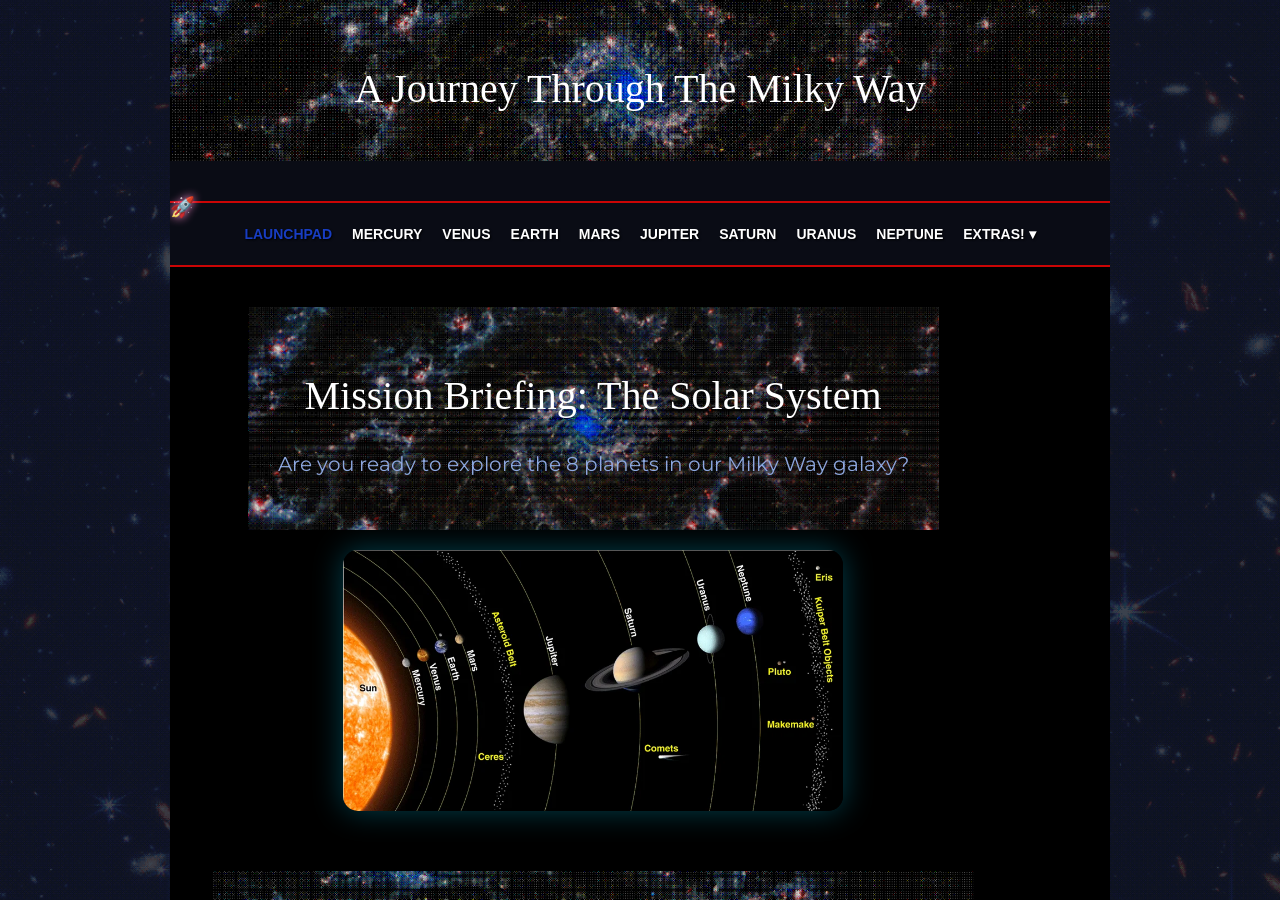
<file: index.html>
<!DOCTYPE html>
<html lang="en">
<head>
    <meta charset="UTF-8">
    <meta name="viewport" content="width=device-width, initial-scale=1.0">
    <title>Launchpad | Solar System Mission</title>
    <link rel="stylesheet" href="styles.css">
    <head>
    <link rel="preconnect" href="https://fonts.googleapis.com">
    <link rel="preconnect" href="https://fonts.gstatic.com" crossorigin>
    <link href="https://fonts.googleapis.com/css2?family=IM+Fell+Great+Primer:ital@0;1&family=Montserrat:ital,wght@0,100..900;1,100..900&display=swap" rel="stylesheet">
</head>
</head>
<body>

     <div class="wrapper">
   <header>
    <div class="logo"> 
      <h1><a></a>A Journey Through The Milky Way</a></h1>
      <link rel="stylesheet" href="styles.css">
    </div>
   </header> 

    <body class="hero-background">
    <nav class="mission-control">
        </nav>
    </body>

    
<nav class="mission-control">
    <div class="flight-path-container">
        <div class="stars-line" style="width: 0%;"></div>
        <div class="rocket-icon" style="left: 0%;">🚀</div>
    </div>
    
    <ul class="nav-links">
        <li><a href="index.html" class="nav-item active">Launchpad</a></li>
        <li><a href="mercury.html" class="nav-item">Mercury</a></li>
        <li><a href="venus.html" class="nav-item">Venus</a></li>
        <li><a href="earth.html" class="nav-item">Earth</a></li>
        <li><a href="mars.html" class="nav-item">Mars</a></li>
        <li><a href="jupiter.html" class="nav-item">Jupiter</a></li>
        <li><a href="saturn.html" class="nav-item">Saturn</a></li>
        <li><a href="uranus.html" class="nav-item">Uranus</a></li>
        <li><a href="neptune.html" class="nav-item">Neptune</a></li>
        
        <li class="dropdown-container">
            <a href="#" class="nav-item">Extras! ▾</a>
            <ul class="dropdown-menu">
                <li><a href="about.html">About Me</a></li>
                <li><a href="complete.html">Mission Complete Badge!</a></li>
                <li><a href="mercury.html">Mercury</a></li>
                <li><a href="venus.html">Venus</a></li>
                <li><a href="earth.html">Earth</a></li>
                <li><a href="mars.html">Mars</a></li>
                <li><a href="jupiter.html">Jupiter</a></li>
                <li><a href="saturn.html">Saturn</a></li>
                <li><a href="uranus.html">Uranus</a></li>
                <li><a href="neptune.html">Neptune</a></li>
            </ul>
        </li>
    </ul>
</nav>

    <div class="container">
        <header style="text-align: center;">
            <h1>Mission Briefing: The Solar System</h1>
            <p> Are you ready to explore the 8 planets in our Milky Way galaxy?</p>
        </header>

        <img src="full-solar-system.webp" alt="Solar System" class="hero-img" style="width: 500px;">

 <div class="container">
        <header style="text-align: center;">
            <h1>Introduction</h1>
            <p>Our solar system is located inside the Milky Way, a spiral galaxy with a sun, eight planets, five dwarf planets, hundreds of moons and even thousands of asteroids and comets! Now you’re probably wondering... what is a planet? The word dates back to the ancient Greek word planēt, which means “wanderer.” A modern definition can be found in the Merriam-Webster dictionary, which defines a planet as “any of the large bodies that revolve around the Sun in the solar system.” Please read on to learn more!</p>
        </header>

        <div class="quick-facts">
            <div class="fact-box"><h3>Origin</h3><p>Formed 4.6 billion years ago from a solar nebula.</p></div>
            <div class="fact-box"><h3>Structure</h3><p>Includes 4 inner and 4 outer planets.</p></div>
            <div class="fact-box"><h3>Home</h3><p>Located in the Milky Way galaxy!</p></div>
        </div>

        <section>
            <h2>The Mission Goal</h2>
            <p>I want this website to feel like a journey through the galaxy. The rocket ship moves along the progress bar as you progress through each page. The goal is to spark curiosity about astronomy and learn something new about space!</p>
        </section>
    </div>

    <section class="mission-rhyme" style="text-align: center; margin: 40px auto; max-width: 700px;">
    <h2>The Planet Rhyme Song</h2>
    <div>
        <p>
            <span class="rhyme-line"><strong>Hot, hot Venus</strong> is the second one,</span><br>
            <span class="rhyme-line"><strong>Earth</strong> comes third: it’s not too hot,</span><br>
            <span class="rhyme-line"><strong>Freezing Mars</strong> awaits an astronaut,</span><br>
            <span class="rhyme-line"><strong>Jupiter</strong> is bigger than all the rest,</span><br>
            <span class="rhyme-line">Sixth comes <strong>Saturn</strong>, its rings look best,</span><br>
            <span class="rhyme-line"><strong>Uranus</strong> sideways falls,</span><br>
            <span class="rhyme-line">And along with <strong>Neptune</strong>,</span><br>
            <span class="rhyme-line">They are big gas balls.</span>
        </p>
    
           <a href="https://www.Nasa.gov"><button class="submit-btn">All information on this site was sourced from NASA. Click here to vist!</button></a>
           <a href="https://science.nasa.gov/solar-system/"><button class="submit-btn">Click here to view the Rhyme song!</button></a>
        
    </div>
</section>
<footer>
        <p>Samantha Ortiz</p>
    </footer>
</body>
</html>
</file>
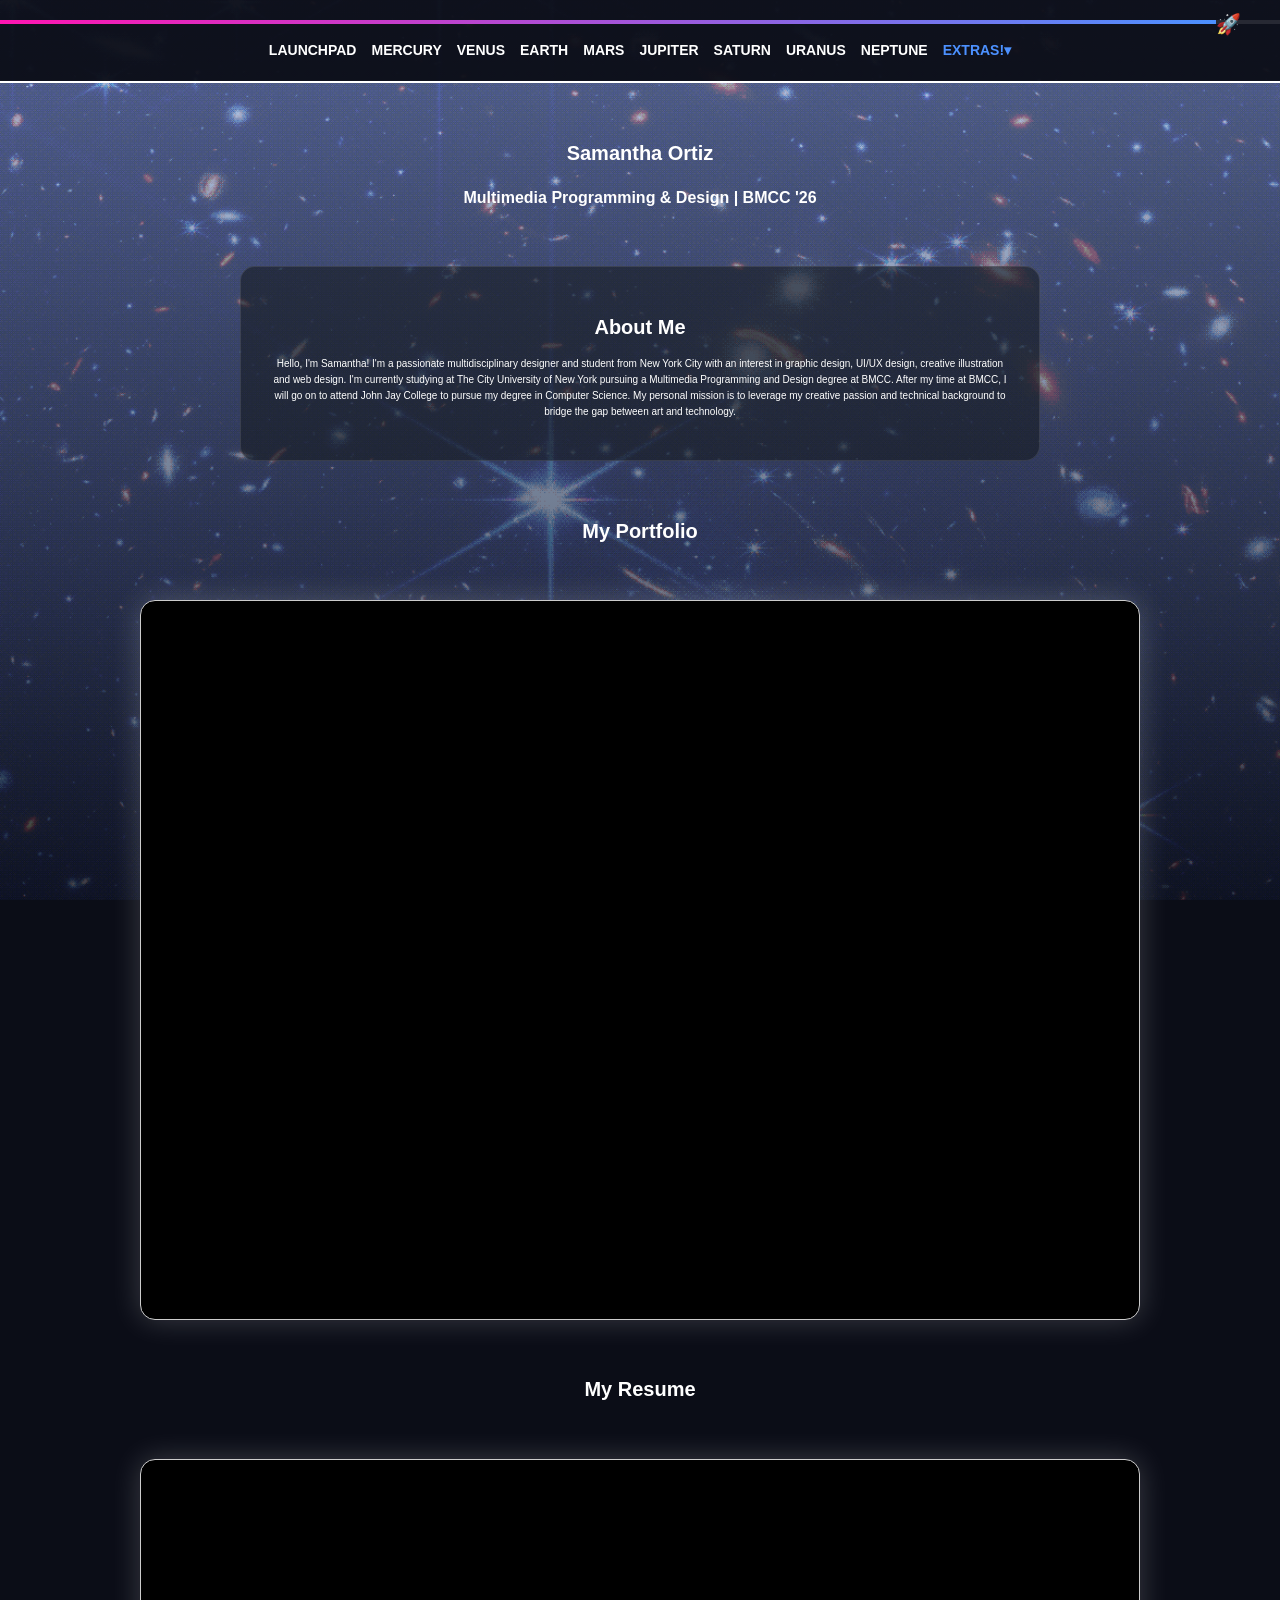
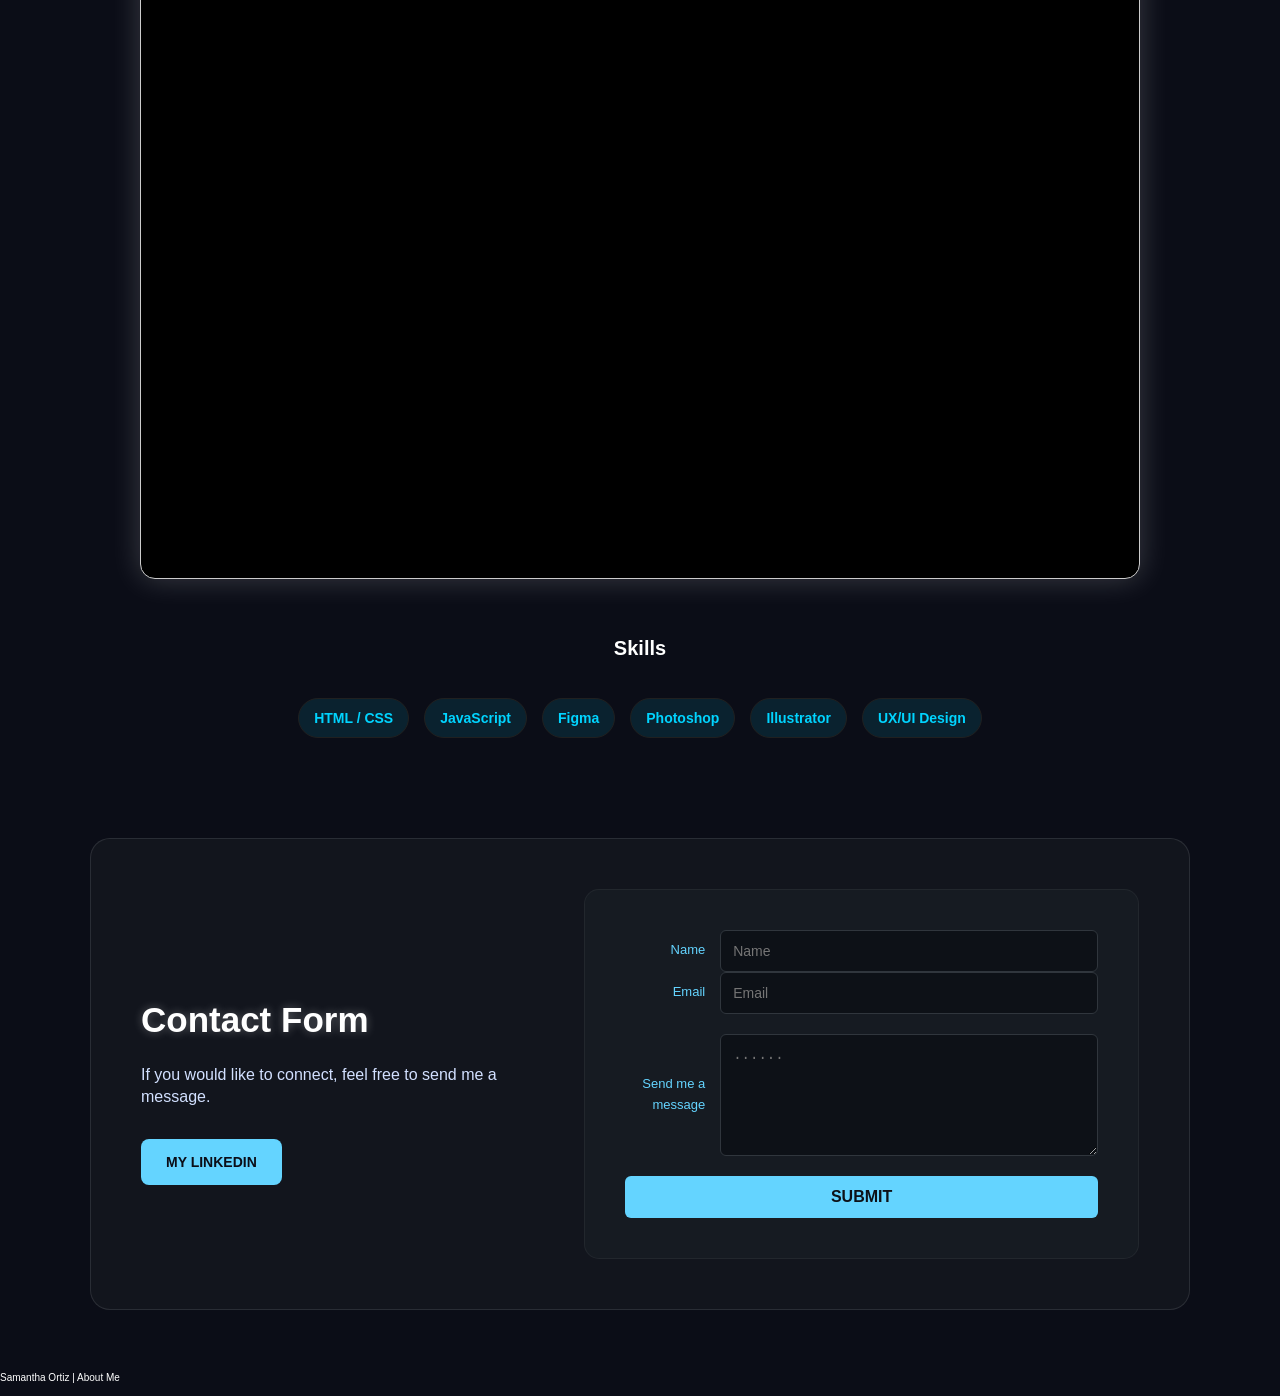
<file: about.html>
<!DOCTYPE html>
<html lang="en">
<head>
    <meta charset="UTF-8">
    <meta name="viewport" content="width=device-width, initial-scale=1.0">
    <title>About Samantha | Mission Specialist</title>
    <link rel="stylesheet" href="aboutstyle.css">
</head>
<body class="hero-background">

    <nav class="mission-control">
        <div class="flight-path-container">
            <div class="stars-line" style="width: 95%;"></div>
            <div class="rocket-icon" style="left: 95%;">🚀</div>
        </div>
        
        <ul class="nav-links">
            <li><a href="index.html" class="nav-item">Launchpad</a></li>
            <li><a href="mercury.html" class="nav-item">Mercury</a></li>
            <li><a href="venus.html" class="nav-item">Venus</a></li>
            <li><a href="earth.html" class="nav-item">Earth</a></li>
            <li><a href="mars.html" class="nav-item">Mars</a></li>
            <li><a href="jupiter.html" class="nav-item">Jupiter</a></li>
            <li><a href="saturn.html" class="nav-item">Saturn</a></li>
            <li><a href="uranus.html" class="nav-item">Uranus</a></li>
            <li><a href="neptune.html" class="nav-item">Neptune</a></li>
            
            <li class="dropdown-container">
                <a href="#" class="nav-item active">Extras!▾</a>
                <ul class="dropdown-menu">
                    <li><a href="about.html">About Me</a></li>
                    <li><a href="complete.html">Mission Complete Badge!</a></li>
                </ul>
            </li>
        </ul>
    </nav>
    <div class="container">
        <header class="about-header">
            <h1>Samantha Ortiz</h1>
            <p class="specialist-tag">Multimedia Programming & Design | BMCC '26</p>
        </header>

        <div class="profile-text">
            <h1>About Me</h1>
            <p>Hello, I'm Samantha! I'm a passionate multidisciplinary designer and student from New York City with an interest in graphic design, UI/UX design, creative illustration and web design. I'm currently studying at The City University of New York pursuing a Multimedia Programming and Design degree at BMCC. After my time at BMCC, I will go on to attend John Jay College to pursue my degree in Computer Science. My personal mission is to leverage my creative passion and technical background to bridge the gap between art and technology.</p>
        </div>

        <h1>My Portfolio</h1>
        <div class="portfolio-frame-container">
            <iframe src="https://samantharortiz.myportfolio.com" title="Samantha Ortiz Portfolio"></iframe>
        </div>

        <h1>My Resume</h1>
        <div class="portfolio-frame-container">
            <iframe src="SamanthaOrtiz_ 2025Resume.pdf" title="Samantha Ortiz Resume PDF"></iframe>
        </div>

        <h1>Skills</h1>
        <div class="skills-grid">
            <div class="skill-tag">HTML / CSS</div>
            <div class="skill-tag">JavaScript</div>
            <div class="skill-tag">Figma</div>
            <div class="skill-tag">Photoshop</div>
            <div class="skill-tag">Illustrator</div>
            <div class="skill-tag">UX/UI Design</div>
        </div>
    </div>

    <section class="signal-console">
        <div class="console-briefing">
            <h2>Contact Form</h2>
            <p class="console-subtitle">If you would like to connect, feel free to send me a message. </p>
            <a href="https://www.linkedin.com/in/samantha-ortiz-4886b5307" class="linkedin-link-btn" target="_blank">
                MY LINKEDIN
            </a>
        </div>

        <div class="console-interface">
            <form class="contact-form">
                <div class="input-row">
                    <div class="input-group">
                        <label for="name">Name</label>
                        <input type="text" id="name" name="name" placeholder="Name" required>
                    </div>
                    <div class="input-group">
                        <label for="email">Email</label>
                        <input type="email" id="email" name="email" placeholder="Email" required>
                    </div>
                </div>
                
                <div class="input-group">
                    <label for="message">Send me a message</label>
                    <textarea id="message" name="message" rows="6" placeholder="......" required></textarea>
                </div>
                
                <button type="submit" class="submit-btn">SUBMIT</button>
            </form>
        </div>
    </section>

    <footer class="about-footer">
        <p>Samantha Ortiz | About Me</p>
    </footer>

</body>
</html>
</file>
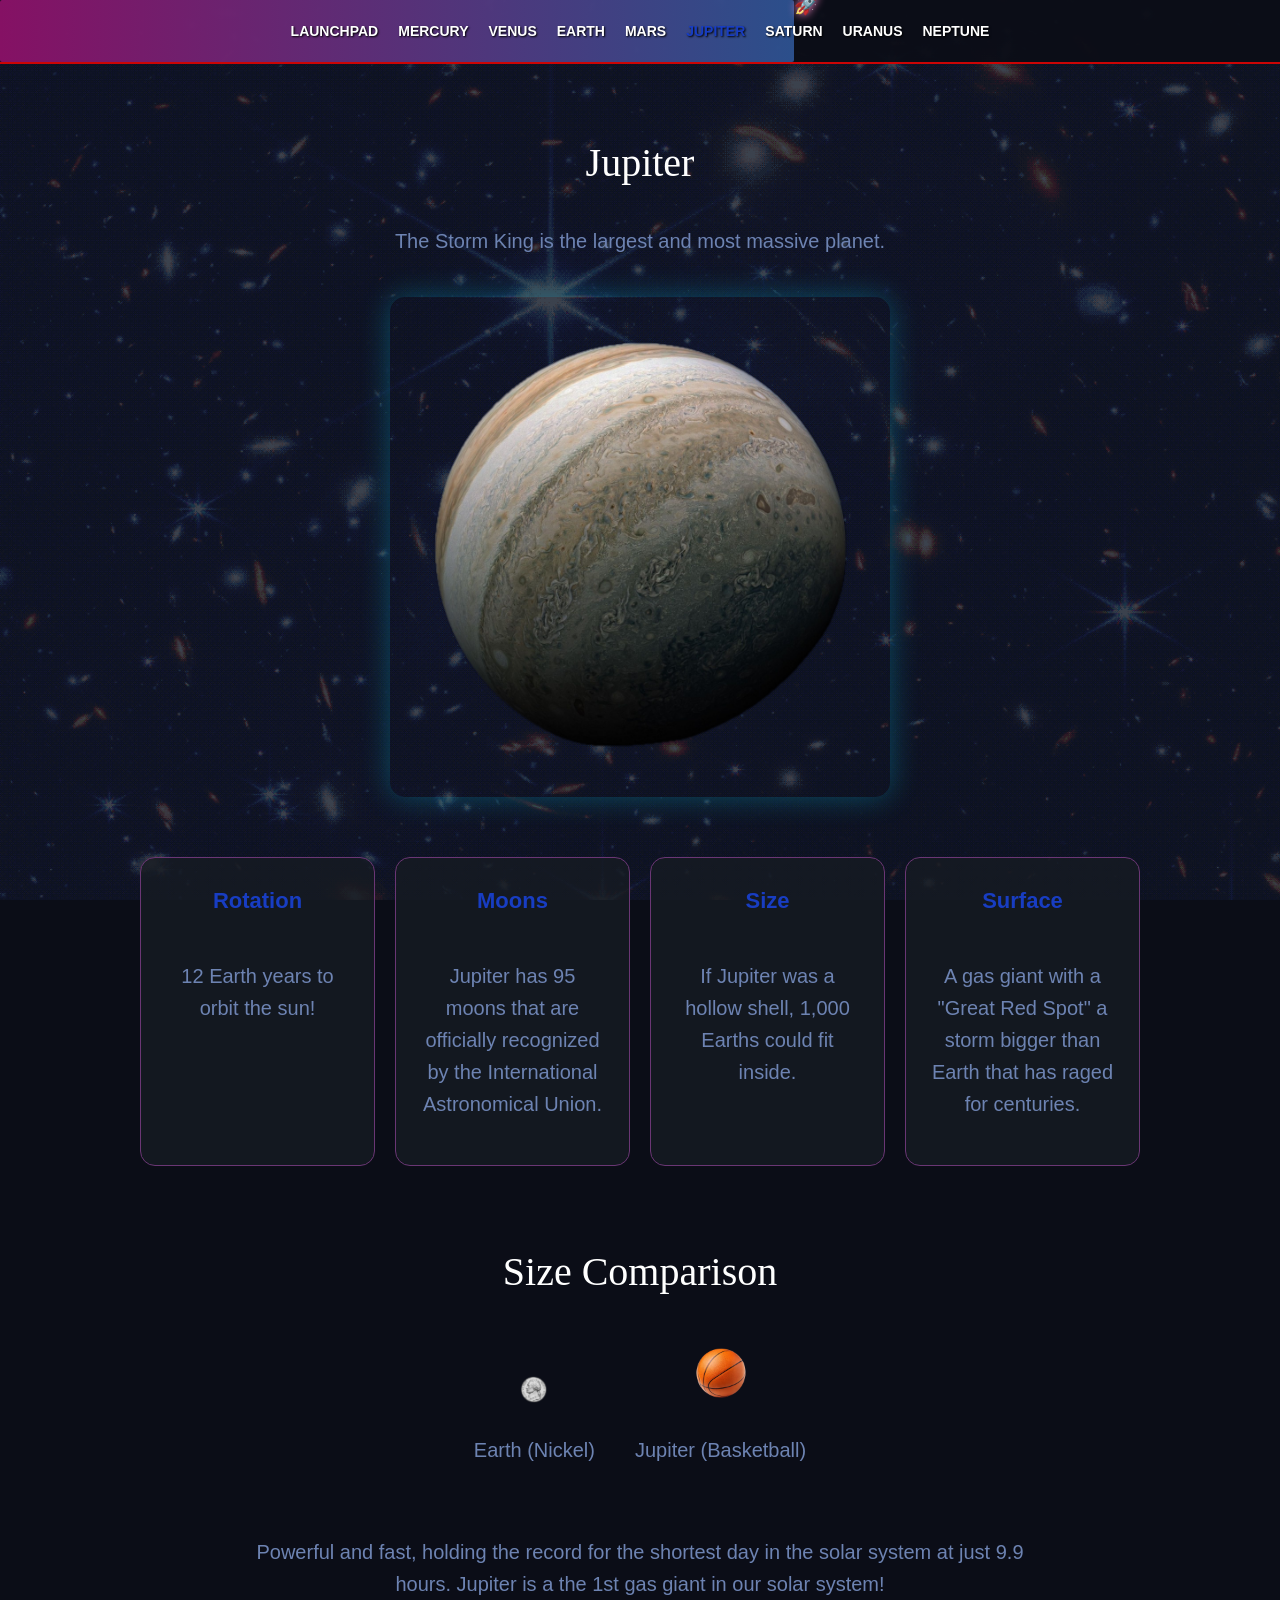
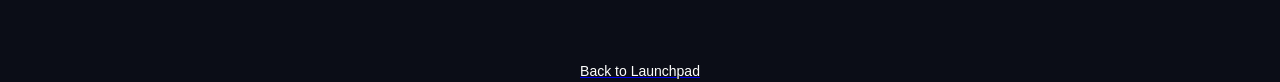
<file: jupiter.html>
<!DOCTYPE html>
<html lang="en">
<head>
    <meta charset="UTF-8">
    <meta name="viewport" content="width=device-width, initial-scale=1.0">
    <title>Jupiter| The Storm King</title>
    <link rel="stylesheet" href="styles.css">
</head>
<body>
    <nav class="mission-control">
        <div class="flight-path-container">
            <div class="stars-line" style="width: 62%;"></div>
            <div class="rocket-icon" style="left: 62%;">🚀</div>
        </div>
        <div class="nav-links">
            <a href="index.html" class="nav-item">Launchpad</a>
            <a href="mercury.html" class="nav-item">Mercury</a>
            <a href="venus.html" class="nav-item">Venus</a>
            <a href="earth.html" class="nav-item">Earth</a>
            <a href="mars.html" class="nav-item">Mars</a>
            <a href="jupiter.html" class="nav-item active">Jupiter</a>
            <a href="saturn.html" class="nav-item">Saturn</a>
            <a href="uranus.html" class="nav-item">Uranus</a>
            <a href="neptune.html" class="nav-item">Neptune</a>
        </div>
    </nav>

    <div class="container">
        <h1>Jupiter</h1>
        <p>The Storm King is the largest and most massive planet.</p>
        
        <img src="Jupiter.webp" class="hero-img" style="width: 500px;">

        <div class="quick-facts">
            <div class="fact-box"><h3>Rotation</h3><p>12 Earth years to orbit the sun!</p></div>
            <div class="fact-box"><h3>Moons</h3><p>Jupiter has 95 moons that are officially recognized by the International
Astronomical Union.</p></div>
            <div class="fact-box"><h3>Size</h3><p>If Jupiter was a hollow shell, 1,000 Earths could fit inside.</p></div>
            <div class="fact-box"><h3>Surface</h3><p>A gas giant with a "Great Red Spot" a storm bigger than Earth that has raged for centuries.</p></div>
        </div>
        <h2>Size Comparison</h2>
        <div class="scale-comparison-box">
            <div class="comparison-item">
                <img src="nickel.webp" style="width: 30px;">
                <p>Earth (Nickel)</p>
            </div>
            <div class="comparison-item">
                <img src="basketball.webp" style="width: 60px;">
                <p>Jupiter (Basketball)</p>
            </div>
        </div>

        <div class="discovery-container">
            <div class="discovery-card">
                <p>Powerful and fast, holding the record for the shortest day in the solar system at just 9.9 hours. Jupiter is a the 1st gas giant in our solar system!</p>
    
            </div>
        </div>
    </div>

<div class="discovery-container">
        <a href="index.html" class="restart-link">
                <span class="back-text">Back to Launchpad</span>
            </div>

</body>
</html>
</file>
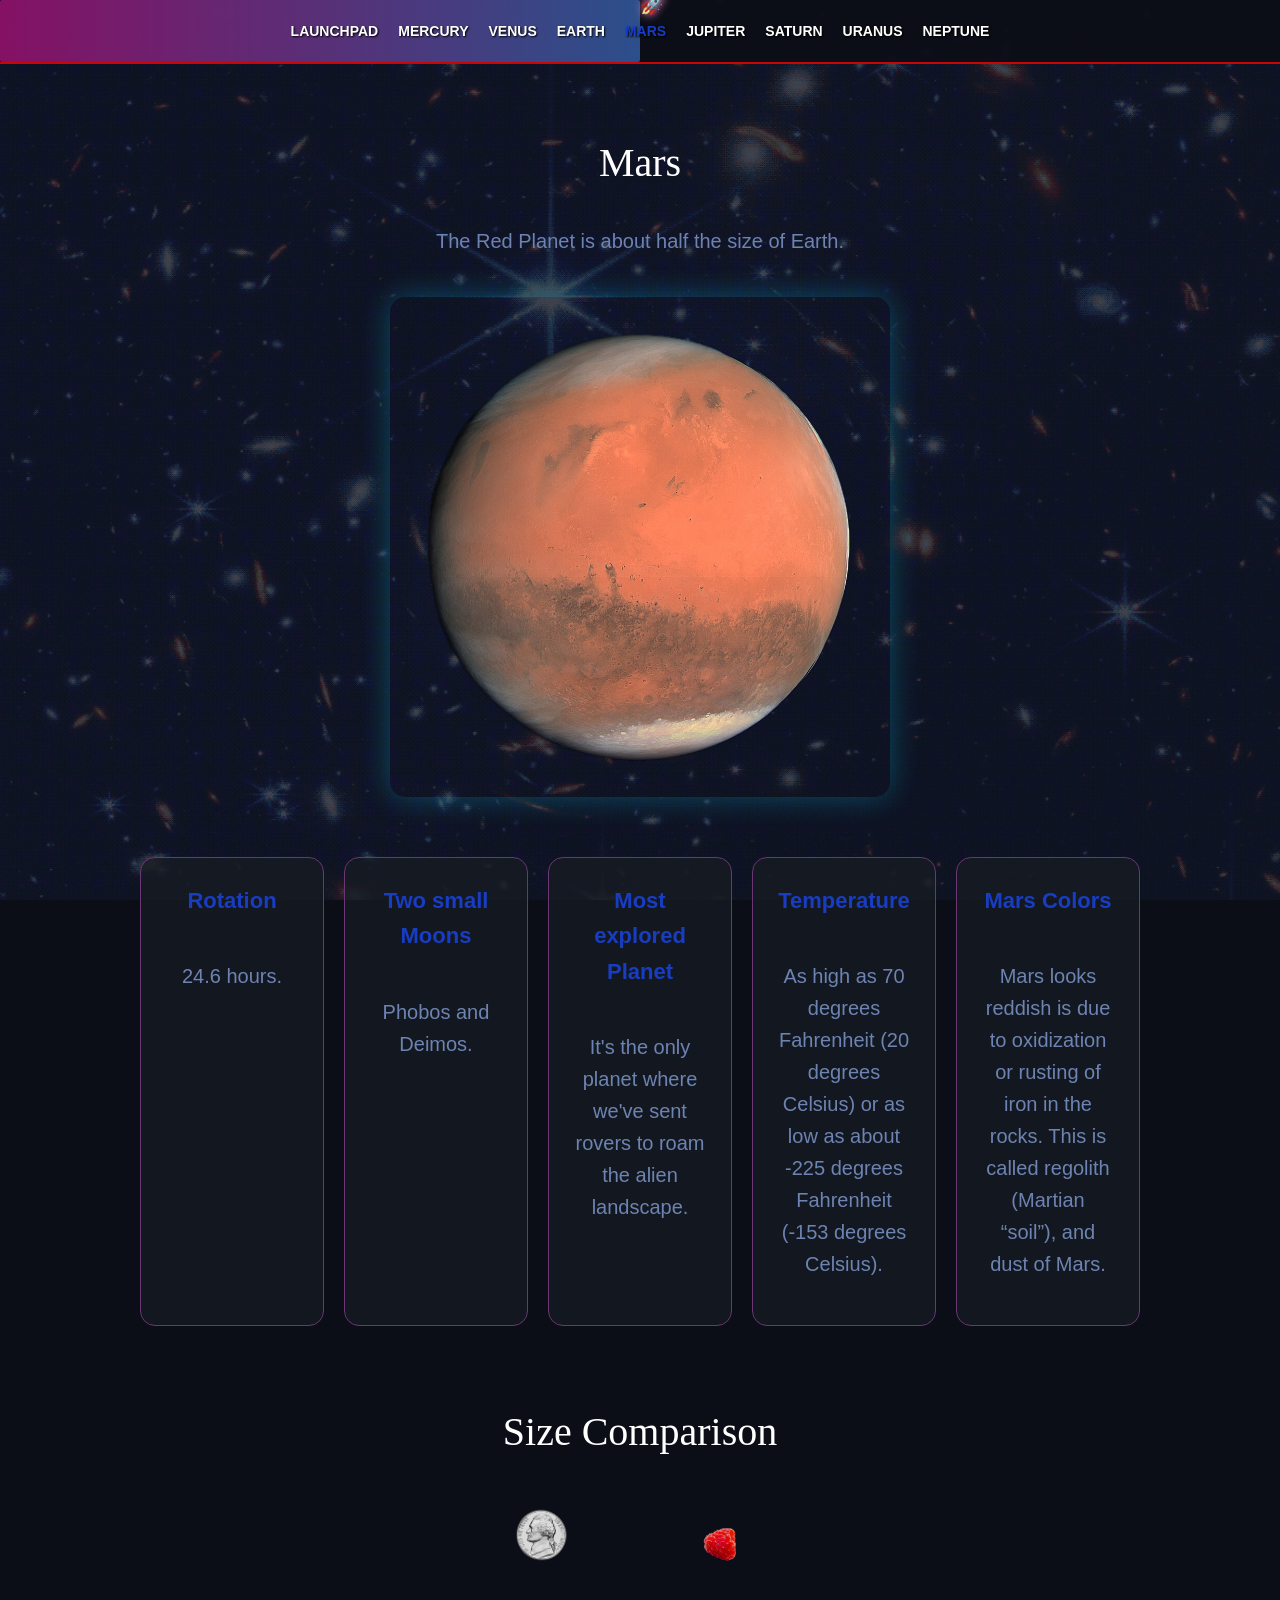
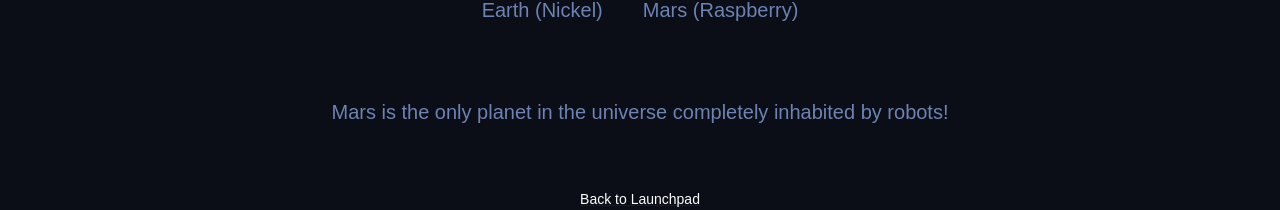
<file: mars.html>
<!DOCTYPE html>
<html lang="en">
<head>
    <meta charset="UTF-8">
    <meta name="viewport" content="width=device-width, initial-scale=1.0">
    <title>Mars | The Red Explorer</title>
    <link rel="stylesheet" href="styles.css">
</head>
<body>
    <nav class="mission-control">
        <div class="flight-path-container">
            <div class="stars-line" style="width: 50%;"></div>
            <div class="rocket-icon" style="left: 50%;">🚀</div>
        </div>
        <div class="nav-links">
            <a href="index.html" class="nav-item">Launchpad</a>
            <a href="mercury.html" class="nav-item">Mercury</a>
            <a href="venus.html" class="nav-item">Venus</a>
            <a href="earth.html" class="nav-item">Earth</a>
            <a href="mars.html" class="nav-item active">Mars</a>
            <a href="jupiter.html" class="nav-item">Jupiter</a>
            <a href="saturn.html" class="nav-item">Saturn</a>
            <a href="uranus.html" class="nav-item">Uranus</a>
            <a href="neptune.html" class="nav-item">Neptune</a>
        </div>
    </nav>

    <div class="container">
        <h1>Mars</h1>
        <p>The Red Planet is about half the size of Earth.</p>
        
        <img src="Mars.webp" class="hero-img" style="width: 500px;">

        <div class="quick-facts">
            <div class="fact-box"><h3>Rotation</h3><p>24.6 hours.</p></div>
            <div class="fact-box"><h3>Two small Moons</h3><p>Phobos and Deimos.</p></div>
            <div class="fact-box"><h3>Most explored Planet</h3><p>It's the only
             planet where we've sent rovers to roam the alien landscape.</p></div>
            <div class="fact-box"><h3>Temperature</h3><p>As high as 70 degrees Fahrenheit (20 degrees
Celsius) or as low as about -225 degrees Fahrenheit (-153 degrees Celsius).</p></div>
            <div class="fact-box"><h3>Mars Colors</h3><p>Mars looks reddish is due to oxidization or rusting of iron in the rocks. This is called regolith (Martian “soil”), and dust of Mars.</p></div>
        </div>
     <h2>Size Comparison</h2>
        <div class="scale-comparison-box">
            <div class="comparison-item">
                <img src="nickel.webp" style="width: 60px;">
                <p>Earth (Nickel)</p>
            </div>
            <div class="comparison-item">
                <img src="raspberry.webp" style="width: 40px;">
                <p>Mars (Raspberry)</p>
            </div>
        </div>

        <div class="discovery-container">
            <div class="discovery-card">
                <p>Mars is the only planet in the universe completely inhabited by robots!<p>
            </div>
        </div>
    </div>

    <div class="discovery-container">
        <a href="index.html" class="restart-link">
                <span class="back-text">Back to Launchpad</span>
            </div>

</body>
</html>
</file>
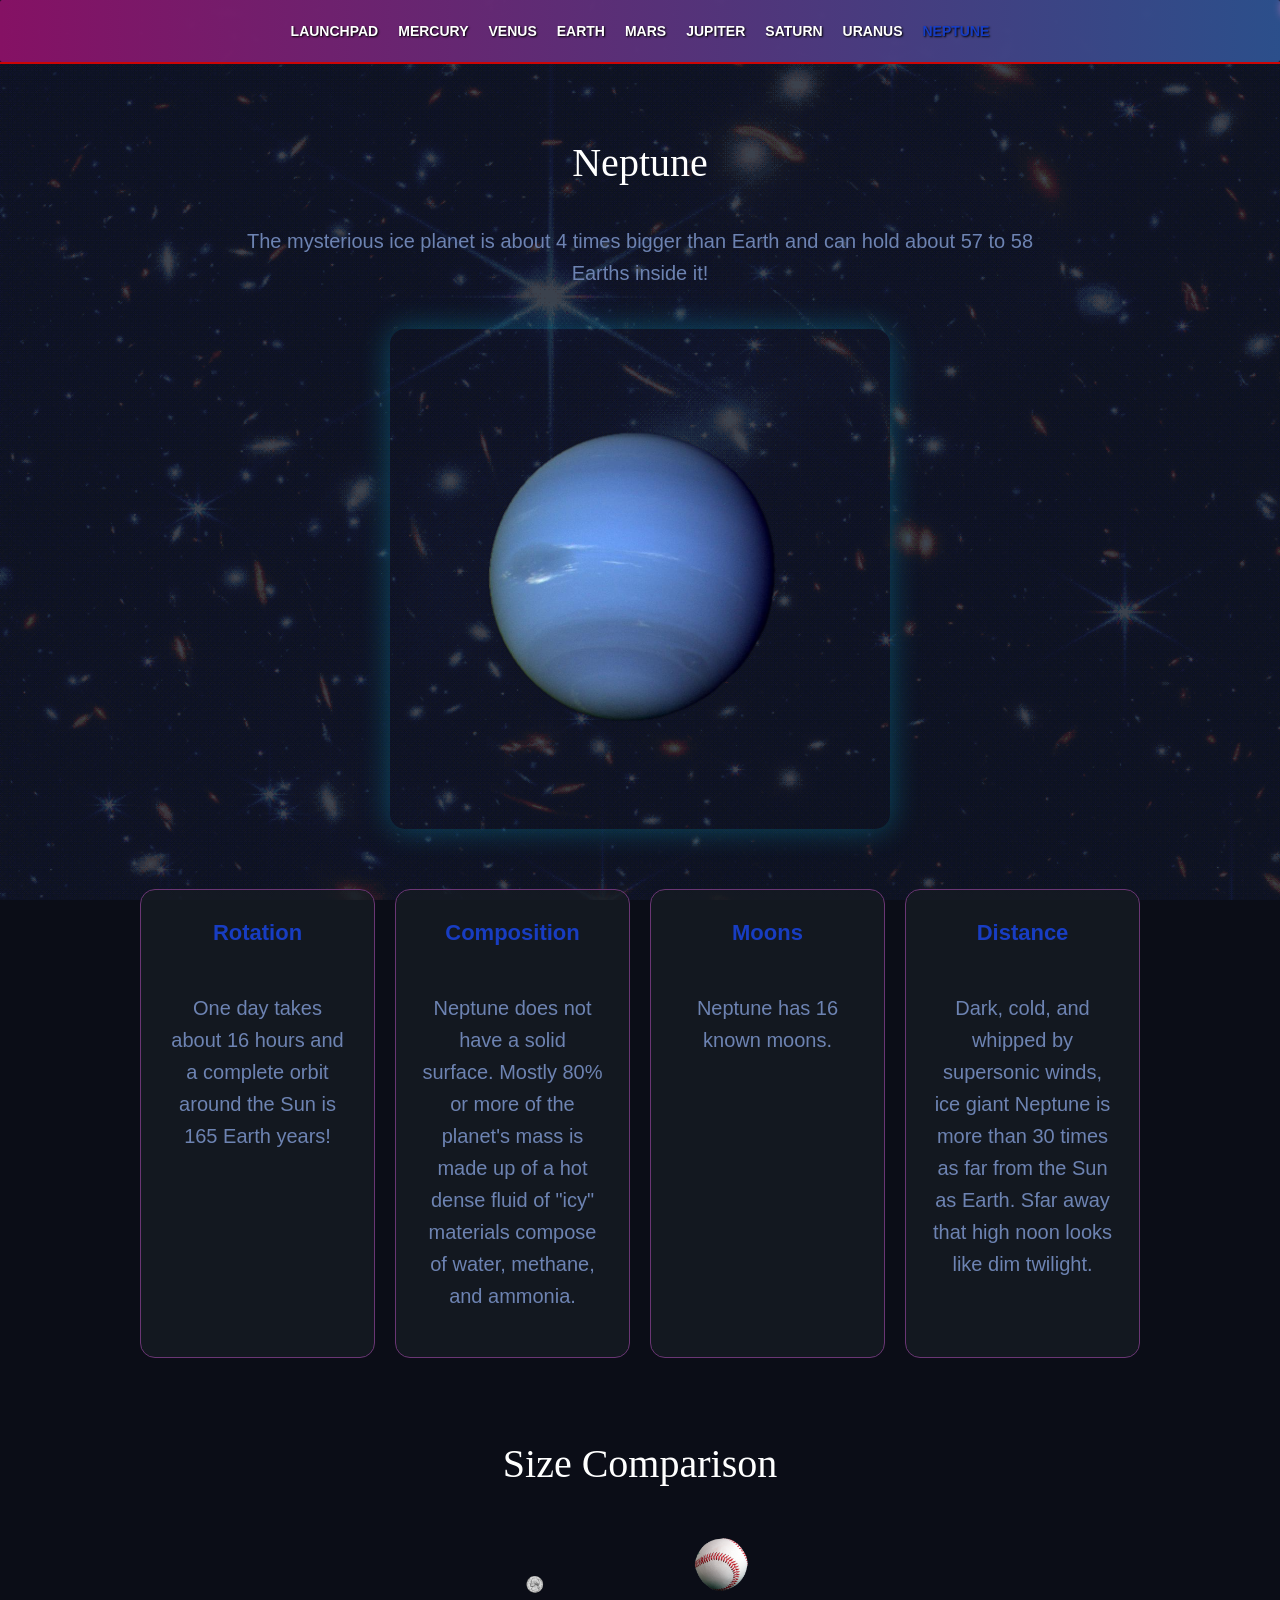
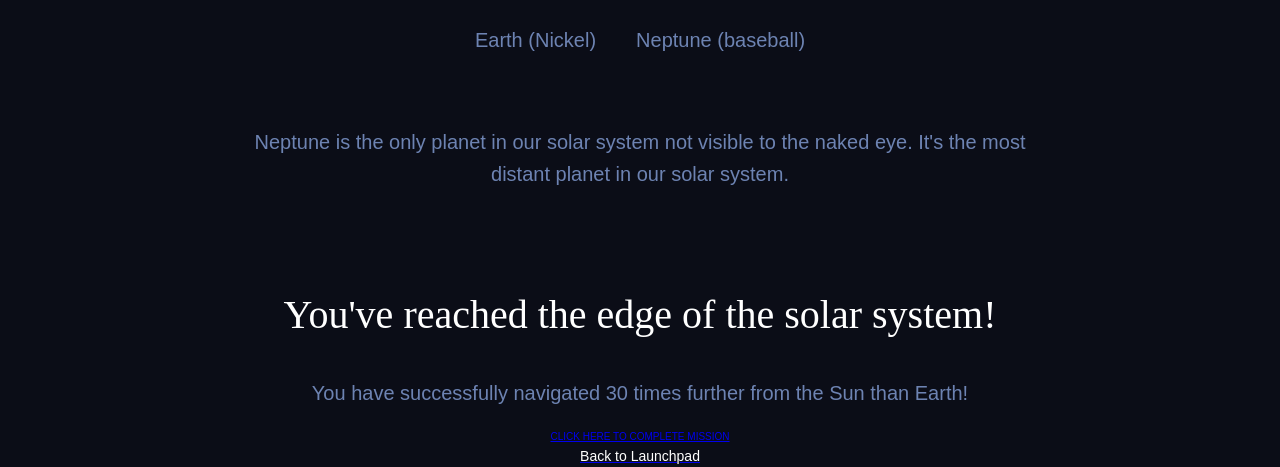
<file: neptune.html>
<!DOCTYPE html>
<html lang="en">
<head>
    <meta charset="UTF-8">
    <meta name="viewport" content="width=device-width, initial-scale=1.0">
    <title>Neptune | The Supersonic Voyager</title>
    <link rel="stylesheet" href="styles.css">
</head>
<body>
    <nav class="mission-control">
        <div class="flight-path-container">
            <div class="stars-line" style="width: 100%;"></div>
            <div class="rocket-icon" style="left: 100%;">🚀</div>
        </div>
        <div class="nav-links">
            <a href="index.html" class="nav-item">Launchpad</a>
            <a href="mercury.html" class="nav-item">Mercury</a>
            <a href="venus.html" class="nav-item">Venus</a>
            <a href="earth.html" class="nav-item">Earth</a>
            <a href="mars.html" class="nav-item">Mars</a>
            <a href="jupiter.html" class="nav-item">Jupiter</a>
            <a href="saturn.html" class="nav-item">Saturn</a>
            <a href="uranus.html" class="nav-item">Uranus</a>
            <a href="neptune.html" class="nav-item active">Neptune</a>
        </div>
    </nav>

    <div class="container">
        <h1>Neptune</h1>
        <p>The mysterious ice planet is about 4 times bigger than Earth and can hold about 57 to 58 Earths inside it!</p>
        
        <img src="Neptune.webp" class="hero-img" style="width: 500px;">

        <div class="quick-facts">
            <div class="fact-box"><h3>Rotation</h3><p>One day takes about 16 hours and a complete orbit around the Sun is 165 Earth years!</p></div>
            <div class="fact-box"><h3>Composition</h3><p>Neptune does not have a solid surface. Mostly 80% or more of the planet's mass is made up of a hot dense fluid of "icy" materials compose of water, methane, and ammonia. </p></div>
            <div class="fact-box"><h3>Moons</h3><p>Neptune has 16 known moons.</p></div>
            <div class="fact-box"><h3>Distance</h3><p>Dark, cold, and whipped by supersonic winds, ice giant Neptune is more than 30 times as far from the Sun as Earth. Sfar away that high noon looks like dim twilight.</p></div>
        </div>
        <h2>Size Comparison</h2>
        <div class="scale-comparison-box">
            <div class="comparison-item">
                <img src="nickel.webp" style="width: 20px;">
                <p>Earth (Nickel)</p>
            </div>
            <div class="comparison-item">
                <img src="baseball.webp" style="width: 60px;">
                <p>Neptune (baseball)</p>
            </div>
        </div>

        <div class="discovery-container">
            <div class="discovery-card">
                <p> Neptune is the only planet in our solar system not visible to the naked eye. It's the most distant planet in our solar system. </p>
            </div>
        </div>
    </div>


    <h2>You've reached the edge of the solar system!</h2>
    <p>You have successfully navigated 30 times further from the Sun than Earth!</p>
    
    <a href="complete.html">
        <span >CLICK HERE TO COMPLETE MISSION</span>
    </a>

<div class="discovery-container">
        <a href="index.html" class="restart-link">
                <span class="back-text">Back to Launchpad</span>
            </div>


</body>
</html>
</file>
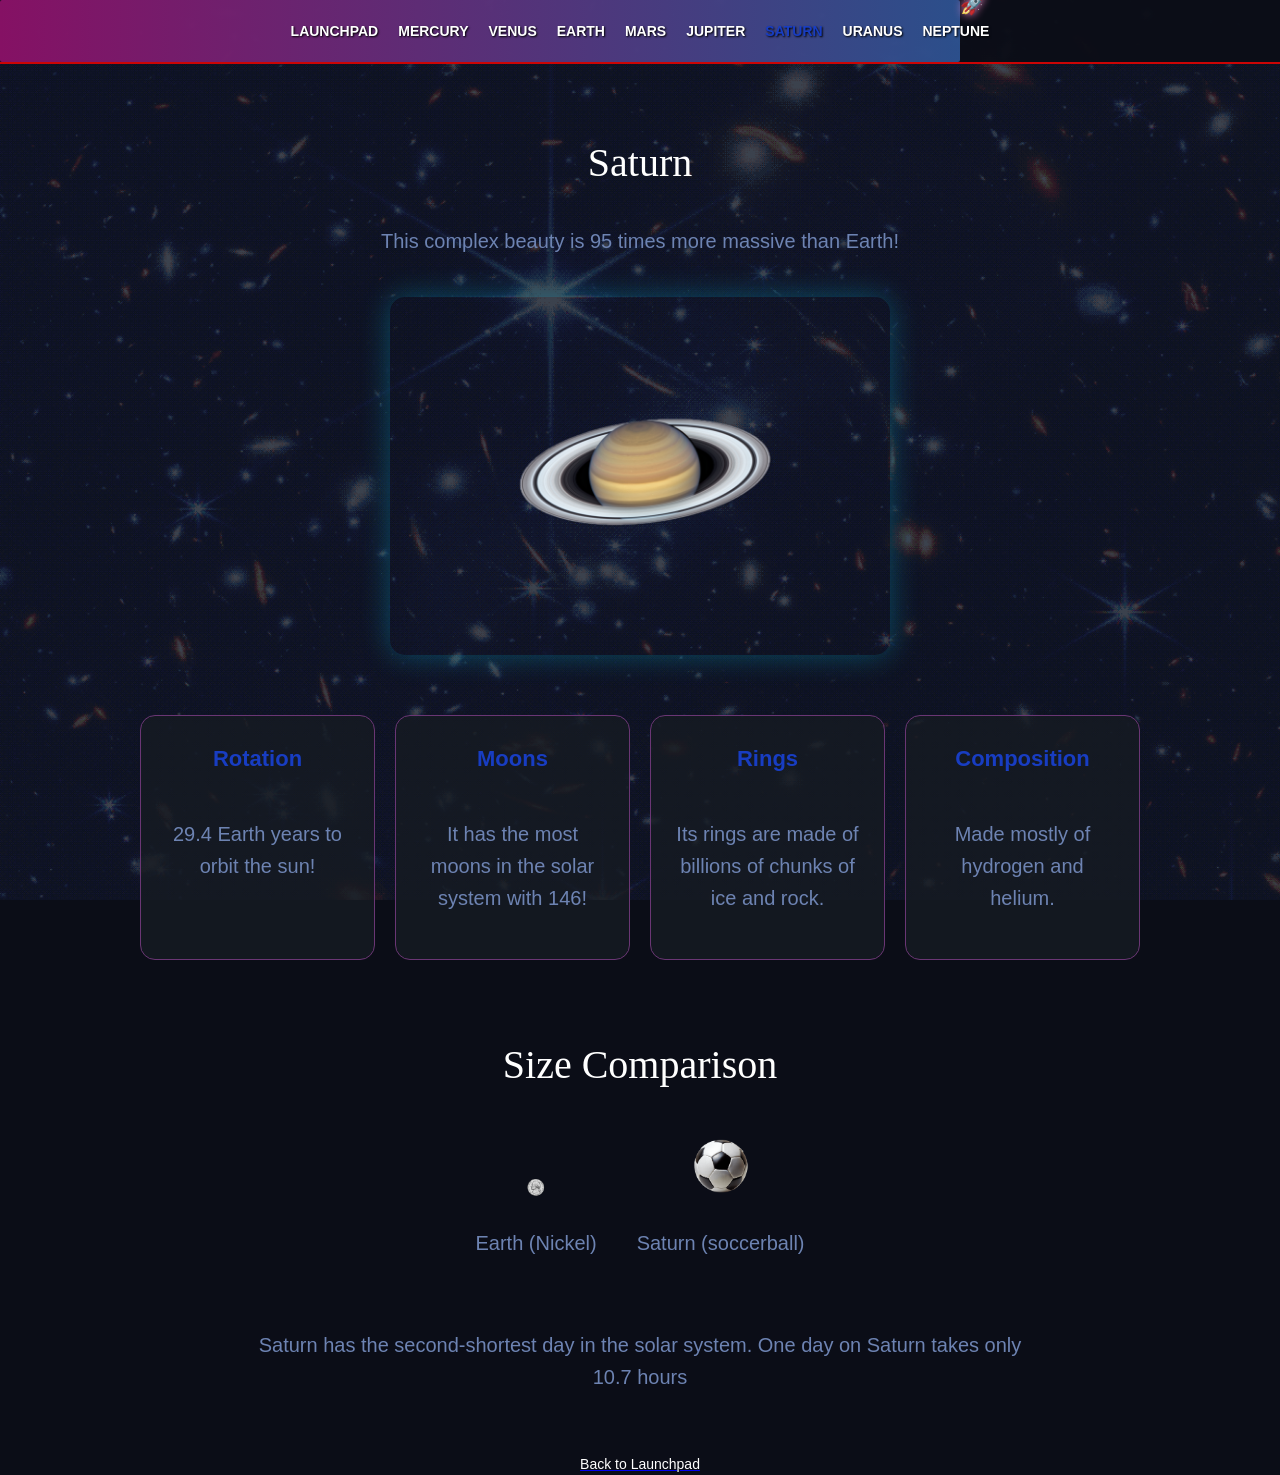
<file: saturn.html>
<!DOCTYPE html>
<html lang="en">
<head>
    <meta charset="UTF-8">
    <meta name="viewport" content="width=device-width, initial-scale=1.0">
    <title>Saturn | The Ringed Jewel</title>
    <link rel="stylesheet" href="styles.css">
</head>
<body>
    <nav class="mission-control">
        <div class="flight-path-container">
            <div class="stars-line" style="width: 75%;"></div>
            <div class="rocket-icon" style="left: 75%;">🚀</div>
        </div>
        <div class="nav-links">
            <a href="index.html" class="nav-item">Launchpad</a>
            <a href="mercury.html" class="nav-item">Mercury</a>
            <a href="venus.html" class="nav-item">Venus</a>
            <a href="earth.html" class="nav-item">Earth</a>
            <a href="mars.html" class="nav-item">Mars</a>
            <a href="jupiter.html" class="nav-item">Jupiter</a>
            <a href="saturn.html" class="nav-item active">Saturn</a>
            <a href="uranus.html" class="nav-item">Uranus</a>
            <a href="neptune.html" class="nav-item">Neptune</a>
        </div>
    </nav>

    <div class="container">
        <h1>Saturn</h1>
        <p>This complex beauty is 95 times more massive than Earth!</p>
        
        <img src="Saturn.webp" class="hero-img" style="width: 500px;">

        <div class="quick-facts">
            <div class="fact-box"><h3>Rotation</h3><p>29.4 Earth years to orbit the sun!</p></div>
            <div class="fact-box"><h3>Moons</h3><p>It has the most moons in the solar system with 146!</p></div>
            <div class="fact-box"><h3>Rings</h3><p>Its rings are made of billions of chunks of ice and rock.</p></div>
            <div class="fact-box"><h3>Composition</h3><p>Made mostly of hydrogen and helium.</p></div>
        </div>
        <h2>Size Comparison</h2>
        <div class="scale-comparison-box">
            <div class="comparison-item">
                <img src="nickel.webp" style="width: 20px;">
                <p>Earth (Nickel)</p>
            </div>
            <div class="comparison-item">
                <img src="soccerball.webp" style="width: 60px;">
                <p>Saturn (soccerball)</p>
            </div>
        </div>
        
        <div class="discovery-container">
            <div class="discovery-card">
                <p>Saturn has the second-shortest day in the solar system. One day on Saturn
            takes only 10.7 hours<p>
            </div>
        </div>
    </div>

<div class="discovery-container">
        <a href="index.html" class="restart-link">
                <span class="back-text">Back to Launchpad</span>
            </div>


</body>
</html>
</file>
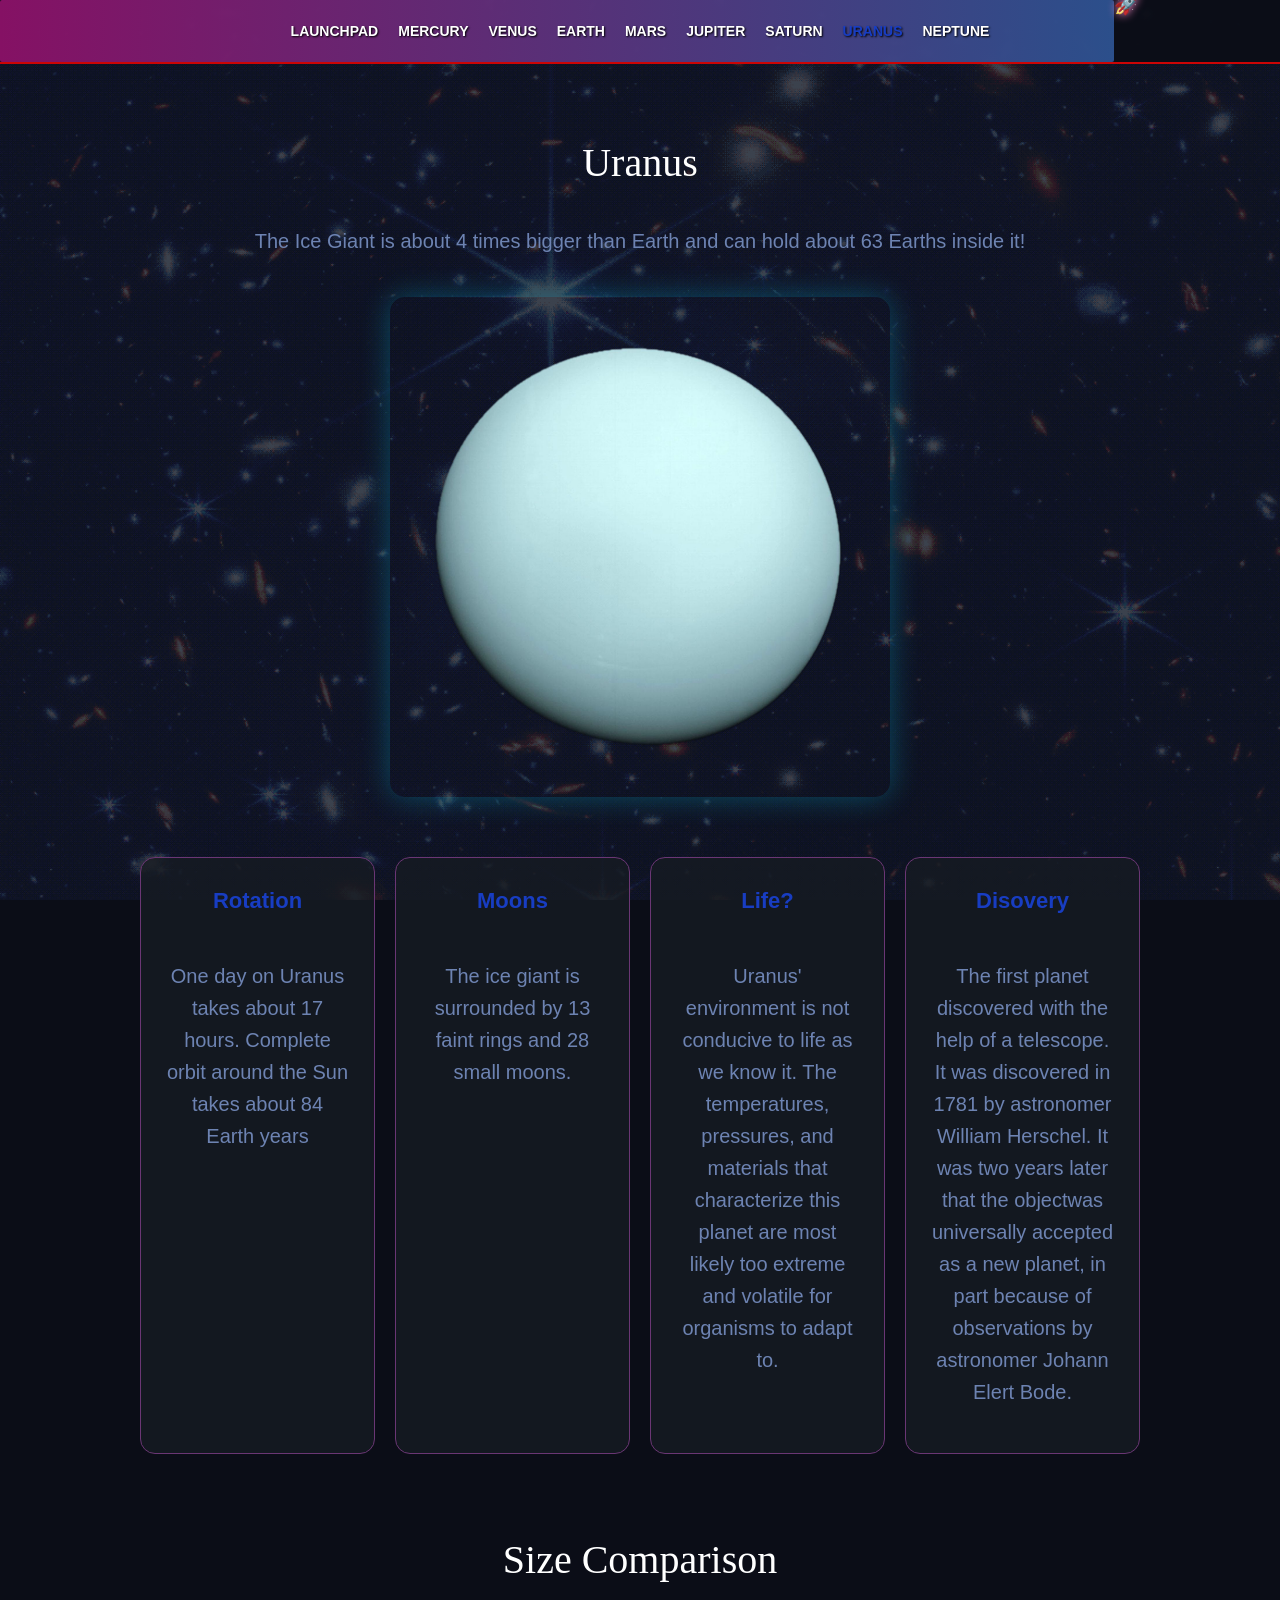
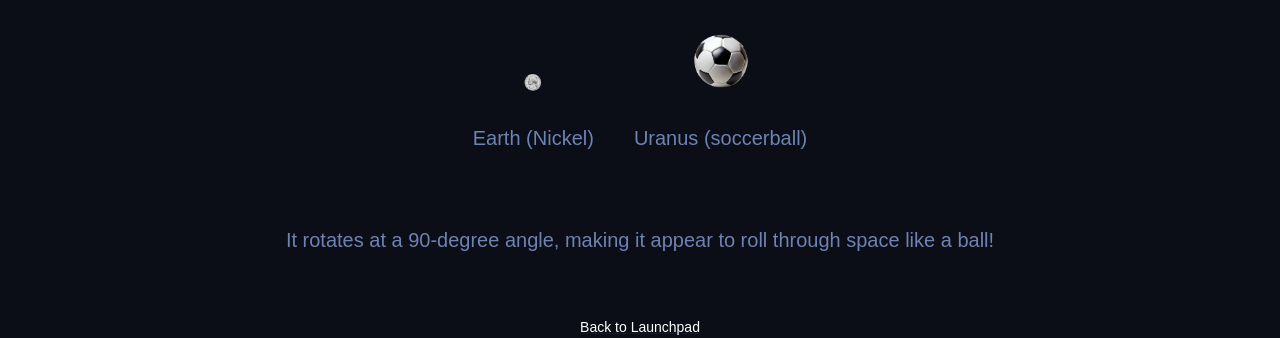
<file: uranus.html>
<!DOCTYPE html>
<html lang="en">
<head>
    <meta charset="UTF-8">
    <meta name="viewport" content="width=device-width, initial-scale=1.0">
    <title>Uranus | The Sideways Roller</title>
    <link rel="stylesheet" href="styles.css">
</head>
<body>
    <nav class="mission-control">
        <div class="flight-path-container">
            <div class="stars-line" style="width: 87%;"></div>
            <div class="rocket-icon" style="left: 87%;">🚀</div>
        </div>
        <div class="nav-links">
            <a href="index.html" class="nav-item">Launchpad</a>
            <a href="mercury.html" class="nav-item">Mercury</a>
            <a href="venus.html" class="nav-item">Venus</a>
            <a href="earth.html" class="nav-item">Earth</a>
            <a href="mars.html" class="nav-item">Mars</a>
            <a href="jupiter.html" class="nav-item">Jupiter</a>
            <a href="saturn.html" class="nav-item">Saturn</a>
            <a href="uranus.html" class="nav-item active">Uranus</a>
            <a href="neptune.html" class="nav-item">Neptune</a>
        </div>
    </nav>

    <div class="container">
        <h1>Uranus</h1>
        <p>The Ice Giant is about 4 times bigger than Earth and can hold about 63 Earths inside it!</p>
        
        <img src="Uranus.webp" class="hero-img" style="width: 500px;">

        <div class="quick-facts">
            <div class="fact-box"><h3>Rotation</h3><p>One day on Uranus takes about 17 hours. Complete orbit
            around the Sun takes about 84 Earth years</p></div>
            <div class="fact-box"><h3>Moons</h3><p>The ice giant is surrounded by 13 faint rings and 28 small moons. </p></div>
             <div class="fact-box"><h3>Life?</h3><p>Uranus' environment is not conducive to life as we know it. The temperatures, pressures, and materials that characterize this planet are most likely too extreme and volatile for organisms to adapt to.</p></div>
              <div class="fact-box"><h3>Disovery</h3><p>The first planet discovered with the help of a telescope. It was discovered in 1781 by astronomer William Herschel. It was two years later that the objectwas universally accepted as a new planet, in part because of observations by astronomer Johann Elert Bode.</p></div>
        </div>
        
        <h2>Size Comparison</h2>

        <div class="scale-comparison-box">
            <div class="comparison-item">
                <img src="nickel.webp" style="width: 20px;">
                <p>Earth (Nickel)</p>
            </div>
            <div class="comparison-item">
                <img src="soccerball.webp" style="width: 60px;">
                <p>Uranus (soccerball)</p>
            </div>
        </div>

        <div class="discovery-container">
            <div class="discovery-card">
                <p>It rotates at a 90-degree angle, making it appear to roll through space like a ball!<p>
            </div>
        </div>
    </div>

<div class="discovery-container">
        <a href="index.html" class="restart-link">
                <span class="back-text">Back to Launchpad</span>
            </div>

</body>
</html>
</file>
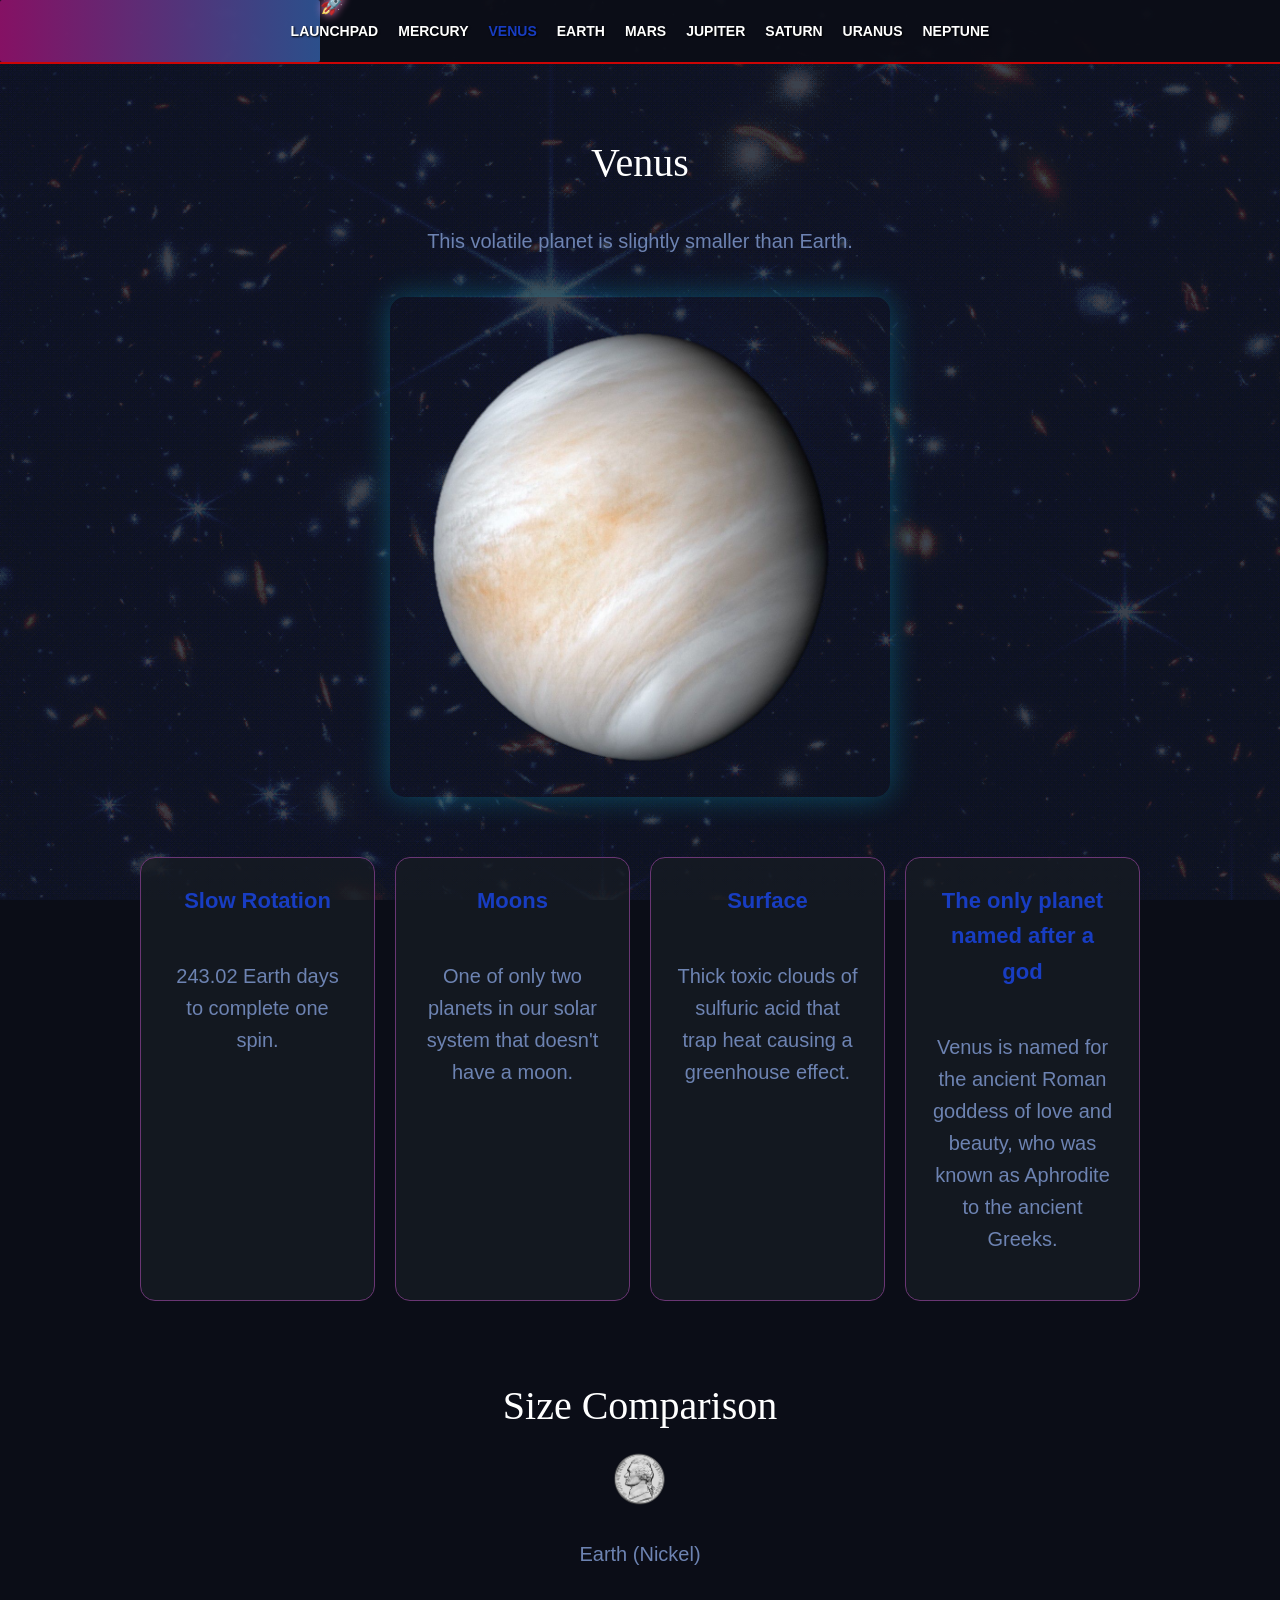
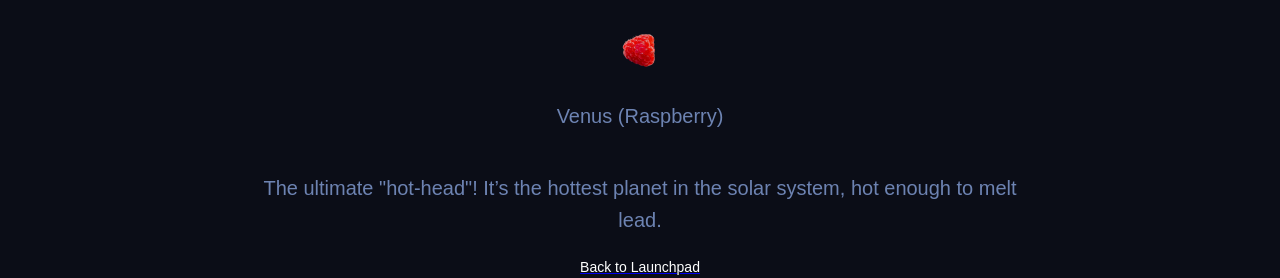
<file: venus.html>
<!DOCTYPE html>
<html lang="en">
<head>
    <meta charset="UTF-8">
    <meta name="viewport" content="width=device-width, initial-scale=1.0">
    <title>Venus | Earth's evil twin</title>
    <link rel="stylesheet" href="styles.css">
</head>
<body>
    <nav class="mission-control">
        <div class="flight-path-container">
            <div class="stars-line" style="width: 25%;"></div>
            <div class="rocket-icon" style="left: 25%;">🚀</div>
        </div>
        <div class="nav-links">
            <a href="index.html" class="nav-item">Launchpad</a>
            <a href="mercury.html" class="nav-item">Mercury</a>
            <a href="venus.html" class="nav-item active">Venus</a>
            <a href="earth.html" class="nav-item">Earth</a>
            <a href="mars.html" class="nav-item">Mars</a>
            <a href="jupiter.html" class="nav-item">Jupiter</a>
            <a href="saturn.html" class="nav-item">Saturn</a>
            <a href="uranus.html" class="nav-item">Uranus</a>
            <a href="neptune.html" class="nav-item">Neptune</a>
        </div>
    </nav>

    <div class="container">
        <h1>Venus</h1>
        <p>This volatile planet is slightly smaller than Earth.</p>
        
        <img src="Venus.webp" class="hero-img" style="width: 500px;">

        <div class="quick-facts">
            <div class="fact-box"><h3>Slow Rotation</h3><p>243.02 Earth days to complete one spin.</p></div>
            <div class="fact-box"><h3>Moons</h3><p>One of only two planets in our solar system that doesn't have a
             moon.</p></div>
            <div class="fact-box"><h3>Surface</h3><p>Thick toxic clouds of sulfuric acid that trap heat causing a greenhouse effect.</p></div>
            <div class="fact-box"><h3>The only planet named after a god</h3><p>Venus is named for the ancient Roman goddess of love and beauty, who was known as Aphrodite to the ancient Greeks.</p></div>
        </div>

         <h2>Size Comparison</h2>
            <div class="comparison-item">
                <img src="nickel.webp" style="width: 60px;">
                <p>Earth (Nickel)</p>
            </div>
        </div>
            <div class="comparison-item">
                <img src="raspberry.webp" style="width: 40px;">
                <p>Venus (Raspberry)</p>
            </div>
        </div>

        <div class="discovery-container">
            <div class="discovery-card">
                <p>The ultimate "hot-head"! It’s the hottest planet in the solar system, hot enough to melt lead.</p>
            </div>
        </div>
    </div>

<div class="discovery-container">
        <a href="index.html" class="restart-link">
                <span class="back-text">Back to Launchpad</span>
            </div>

</body>
</html>
</file>
<file: styles.css>
html {
    box-sizing: border-box;
    font-size: 62.5%;
    height: 100vh;
}

*, *::before, *::after {
    box-sizing: inherit;
}

body {
    margin: 0;
    padding: 0;
    min-height: 100vh;
    display: flex;
    flex-direction: column;
    align-items: center;
    font-family: 'Helvetica', Arial, sans-serif;
    color: #6d83b2;
    line-height: 1.6;
    background-color: #0b0d17;
    background-image: linear-gradient(rgba(11, 20, 40, 0.8), rgba(11, 20, 40, 0.8)), 
                      url('dithered_jwst.webp') !important;
    background-size: cover;
    background-position: center;
    background-attachment: fixed;
    overflow-x: hidden; 
}

.wrapper {
    min-width: 425px;
    max-width: 1000px;
    margin: 0px auto;
    background-color: rgb(0, 0, 0);
    display: grid;
    overflow: auto;
    height: 100vh;
}

header {
    background-image: url('phangsdither.webp');
    background-size: cover;
    background-repeat: no-repeat;
    background-position: center;
    color: rgb(142, 168, 224);
    font-size: 3rem;
    text-align: center;
    padding: 3rem;
}

.mission-control {
    width: 100%;
    background: rgba(11, 13, 23, 0.95);
    padding: 20px 0;
    position: sticky;
    top: 0;
    z-index: 1000;
    border-bottom: 2px solid #cb0505;
    display: flex;
    justify-content: center;
    align-items: center;
    position: relative;
}

.nav-links {
    list-style: none;
    display: flex;
    justify-content: center;
    gap: 20px;
    padding: 0;
    margin: 0;
    position: relative; 
    z-index: 1001;
}

.nav-item {
    color: #ffffff; 
    text-decoration: none;
    font-size: 1.4rem;
    font-weight: bold;
    text-transform: uppercase;
    text-shadow: 1px 1px 2px #000; 
}

.nav-item:hover, .nav-item.active {
    color: #183dc2;
}

.dropdown-container {
    position: relative; 
}

.dropdown-menu {
    display: none;
    position: absolute;
    top: 100%; 
    left: 0;
    background: rgba(11, 13, 23, 0.95);
    border: 1px solid #870451;
    border-radius: 8px;
    padding: 10px 0;
    list-style: none;
    min-width: 180px;
    z-index: 1001;
    box-shadow: 0 5px 15px rgba(0,0,0,0.5);
}

.dropdown-container:hover .dropdown-menu {
    display: block;
}

.dropdown-menu li a {
    color: #888;
    text-decoration: none;
    display: block;
    padding: 10px 20px;
    font-size: 1.2rem;
    text-transform: uppercase;
    font-weight: bold;
    transition: 0.3s;
}

.dropdown-menu li a:hover {
    color: #00d4ff;
    background: rgba(255, 255, 255, 0.05);
}


.stars-line {
    position: absolute;
    top: 0;
    left: 0;
    height: 100%;
    background: linear-gradient(90deg, #ff15b1, #4c91ff);
    border-radius: 2px;
    z-index: 1;    
    opacity: 0.5;   
    pointer-events: none; 
}

.rocket-icon {
    position: absolute;
    top: -12px;
    font-size: 20px;
    transition: left 1s ease-in-out;
    filter: drop-shadow(0 0 5px #fb8ccb);
    z-index: 1002;   
}

.container {
    width: 90%;
    max-width: 1000px;
    display: flex;
    flex-direction: column;
    align-items: center;
    padding: 40px 0;
}

.quick-facts {
    display: flex;
    flex-wrap: wrap;
    justify-content: center; 
    gap: 20px;
    margin: 40px 0;
    width: 100%;
}

.fact-box {
    background: rgba(22, 27, 34, 0.8);
    padding: 25px;
    border-radius: 15px;
    border: 1px solid #6a3674;
    flex: 0 1 280px; 
    display: flex;
    flex-direction: column;
    align-items: center;
    justify-content: flex-start;
    text-align: center;
}

h1, h2 { 
    font-size: 4rem; 
    color: #fff; 
    text-align: center; 
    margin-bottom: 10px;
    font-family: 'IM Fell Great Primer', serif;
    font-weight: 400;
}

p { 
    font-size: 2rem; 
    text-align: center; 
    max-width: 800px;
    font-family: 'Montserrat', sans-serif; 
}

.hero-img {
    width: 100%;
    max-width: 800px;
    border-radius: 15px;
    box-shadow: 0 0 30px rgba(0, 212, 255, 0.3);
    margin: 20px 0;
}

.fact-box h3 { font-size: 2.2rem; color: #183dc2; margin-top: 0; }

.mission-rhyme {
    background: rgba(0, 212, 255, 0.05);
    padding: 30px;
    border-radius: 15px;
    border: 1px solid #ffffff;
    width: 100%;
    margin-top: 40px;
    text-align: center;
}

.rhyme-line {
    display: block;
    font-size: 1.8rem;
    transition: 0.3s;
}

.rhyme-line:hover {
    color: #6a3674;
    transform: scale(1.05);
}

.scale-comparison-box {
    display: flex;
    justify-content: center; 
    align-items: flex-end;    
    gap: 40px;               
    margin: 30px 0;
    width: 100%;
}

.comparison-item {
    display: flex;
    flex-direction: column;
    align-items: center;    
    text-align: center;
}

.comparison-item img {
    margin-bottom: 10px;
    display: block;          
}

@media screen and (min-width: 900px) {
    .quick-facts {
        flex-direction: row;   
        justify-content: center; 
        flex-wrap: nowrap;     
    }

    .fact-box {
        flex: 1;              
        max-width: 300px;     
    }
}

.back-text {
    color: #ffffff;
    font-size: 1.4rem;
}
</file>
<file: aboutstyle.css>
html {
    box-sizing: border-box;
    font-size: 62.5%; 
}

*, *::before, *::after {
    box-sizing: inherit;
}

body {
    margin: 0;
    padding: 0;
    min-height: 100vh;
    font-family: 'Helvetica', Arial, sans-serif;
    color: #ffffff;
    line-height: 1.6;
    background-color: #0b0d17;
    background-image: linear-gradient(rgba(128, 165, 245, 0.558), rgba(11, 20, 40, 0.8)), 
                      url('dithered_jwst.webp') !important;
    background-size: cover;
    background-attachment: fixed;
    overflow-x: hidden;
}

.mission-control {
    width: 100%;
    background: rgba(11, 13, 23, 0.95);
    padding: 20px 0;
    position: relative;
    border-bottom: 2px solid #ffffff;
    z-index: 1000;
}

.flight-path-container {
    width: 100%;
    height: 4px;
    background: rgba(255, 255, 255, 0.1);
    position: relative;
    margin-bottom: 15px;
}

.stars-line {
    position: absolute;
    height: 100%;
    background: linear-gradient(90deg, #ff15b1, #4c91ff);
    transition: width 1s ease-in-out;
}

.rocket-icon {
    position: absolute;
    top: -12px;
    font-size: 20px;
    transition: left 1s ease-in-out;
}

.nav-links {
    list-style: none; 
    display: flex;    
    justify-content: center;
    gap: 15px;
    margin: 0;
    padding: 0;
}

.nav-item {
    color: #ffffff;
    text-decoration: none;
    font-size: 1.4rem;
    font-weight: bold;
    text-transform: uppercase;
    transition: color 0.3s ease;
}

.nav-item:hover, .nav-item.active {
    color: #4c91ff;
}

.dropdown-container {
    position: relative;
}

.dropdown-menu {
    display: none;
    position: absolute;
    top: 100%;
    right: 0;
    background: rgba(11, 13, 23, 0.98);
    border: 1px solid #cb0505;
    border-radius: 4px;
    list-style: none;
    padding: 10px 0;
    min-width: 180px;
    z-index: 1005;
}

.dropdown-container:hover .dropdown-menu {
    display: block;
}

.dropdown-menu li a {
    color: #ffffff;
    text-decoration: none;
    display: block;
    padding: 8px 20px;
    font-size: 1.2rem;
}

.dropdown-menu li a:hover {
    background: rgba(76, 145, 255, 0.2);
}

.container {
    width: 90%;
    max-width: 1000px;
    margin: 0 auto;
    display: flex;
    flex-direction: column;
    align-items: center;
    padding: 40px 0;
}

.about-header {
    text-align: center;
    margin-bottom: 40px;
}

.specialist-tag {
    color: #ffffff;
    font-weight: bold;
    font-size: 1.6rem;
}

.profile-text {
    max-width: 800px;
    text-align: center;
    background: rgba(22, 27, 34, 0.6);
    padding: 30px;
    border-radius: 15px;
    border: 1px solid rgba(255, 255, 255, 0.1);
    margin-bottom: 40px;
}

.portfolio-frame-container {
    width: 100%;
    height: 80vh;
    border: 2px solid #000000;
    border-radius: 15px;
    overflow: hidden;
    box-shadow: 0 0 30px rgba(249, 254, 255, 0.2);
    margin: 40px 0;
    background-color: #000000;
}

iframe {
    width: 100%;
    height: 100%;
    border: none;
}

.portfolio-frame-container {
    width: 100%;
    height: 80vh;
    border: 1px solid #ccc;
}

iframe, embed, object {
    width: 100%;
    height: 100%;
}

.skills-grid {
    display: flex;
    flex-wrap: wrap;
    justify-content: center;
    gap: 15px;
    margin-top: 20px;
}

.skill-tag {
    background: rgba(0, 212, 255, 0.1);
    border: 1px solid #202020;
    padding: 8px 15px;
    border-radius: 20px;
    font-size: 1.4rem;
    font-weight: bold;
    color: #00d4ff;
}


.signal-console {
    display: flex;
    flex-wrap: wrap; 
    gap: 40px;
    width: 95%;
    max-width: 1100px;
    margin: 60px auto;
    padding: 50px;
    background: rgba(22, 27, 34, 0.7);
    border-radius: 20px;
    border: 1px solid rgba(255, 255, 255, 0.1);
    align-items: center; 
}

.console-briefing {
    flex: 1 1 300px;
    text-align: left;
}

.console-briefing h2 {
    font-size: 3.5rem;
    color: #ffffff;
    margin-bottom: 15px;
    text-shadow: 0 0 10px rgba(255, 255, 255, 0.3);
}

.console-subtitle {
    font-size: 1.6rem;
    color: #d2e0ff;
    margin-bottom: 30px;
    line-height: 1.4;
}

.console-interface {
    flex: 1.5 1 400px;
    background: #161b22;
    padding: 40px;
    border-radius: 15px;
    border: 1px solid rgba(255, 255, 255, 0.05);
}

.contact-form {
    display: flex;
    flex-direction: column;
    gap: 20px;
}

.input-group {
    display: flex;
    align-items: center; 
    gap: 15px;
}

.input-group label {
    flex: 0 0 80px;
    font-size: 1.3rem;
    color: #64d4ff;
    text-align: right;
}

.input-group input, 
.input-group textarea {
    flex: 1; 
    background: #0d1117;
    border: 1px solid #30363d;
    border-radius: 6px;
    padding: 12px;
    color: #fff;
    font-size: 1.4rem;
}

.submit-btn {
    width: 100%;
    background: #64d4ff;
    color: #0d1117;
    border: none;
    padding: 12px;
    border-radius: 6px;
    font-size: 1.6rem;
    font-weight: bold;
    cursor: pointer;
    transition: 0.2s;
}

.submit-btn:hover {
    background: #9d00ff;
    color: #000000;
}


.linkedin-link-btn {
    display: inline-block;
    background-color: #64d4ff; 
    color: #0b0d17;           
    text-decoration: none;    
    padding: 12px 25px;       
    border-radius: 8px;      
    font-size: 1.4rem;
    font-weight: bold;
    text-transform: uppercase;
    transition: all 0.3s ease;
}

.linkedin-link-btn:hover {
    background-color: #b700ff;
    transform: translateY(-2px);
    box-shadow: 0 5px 15px rgba(255, 204, 0, 0.3);
}
</file>
